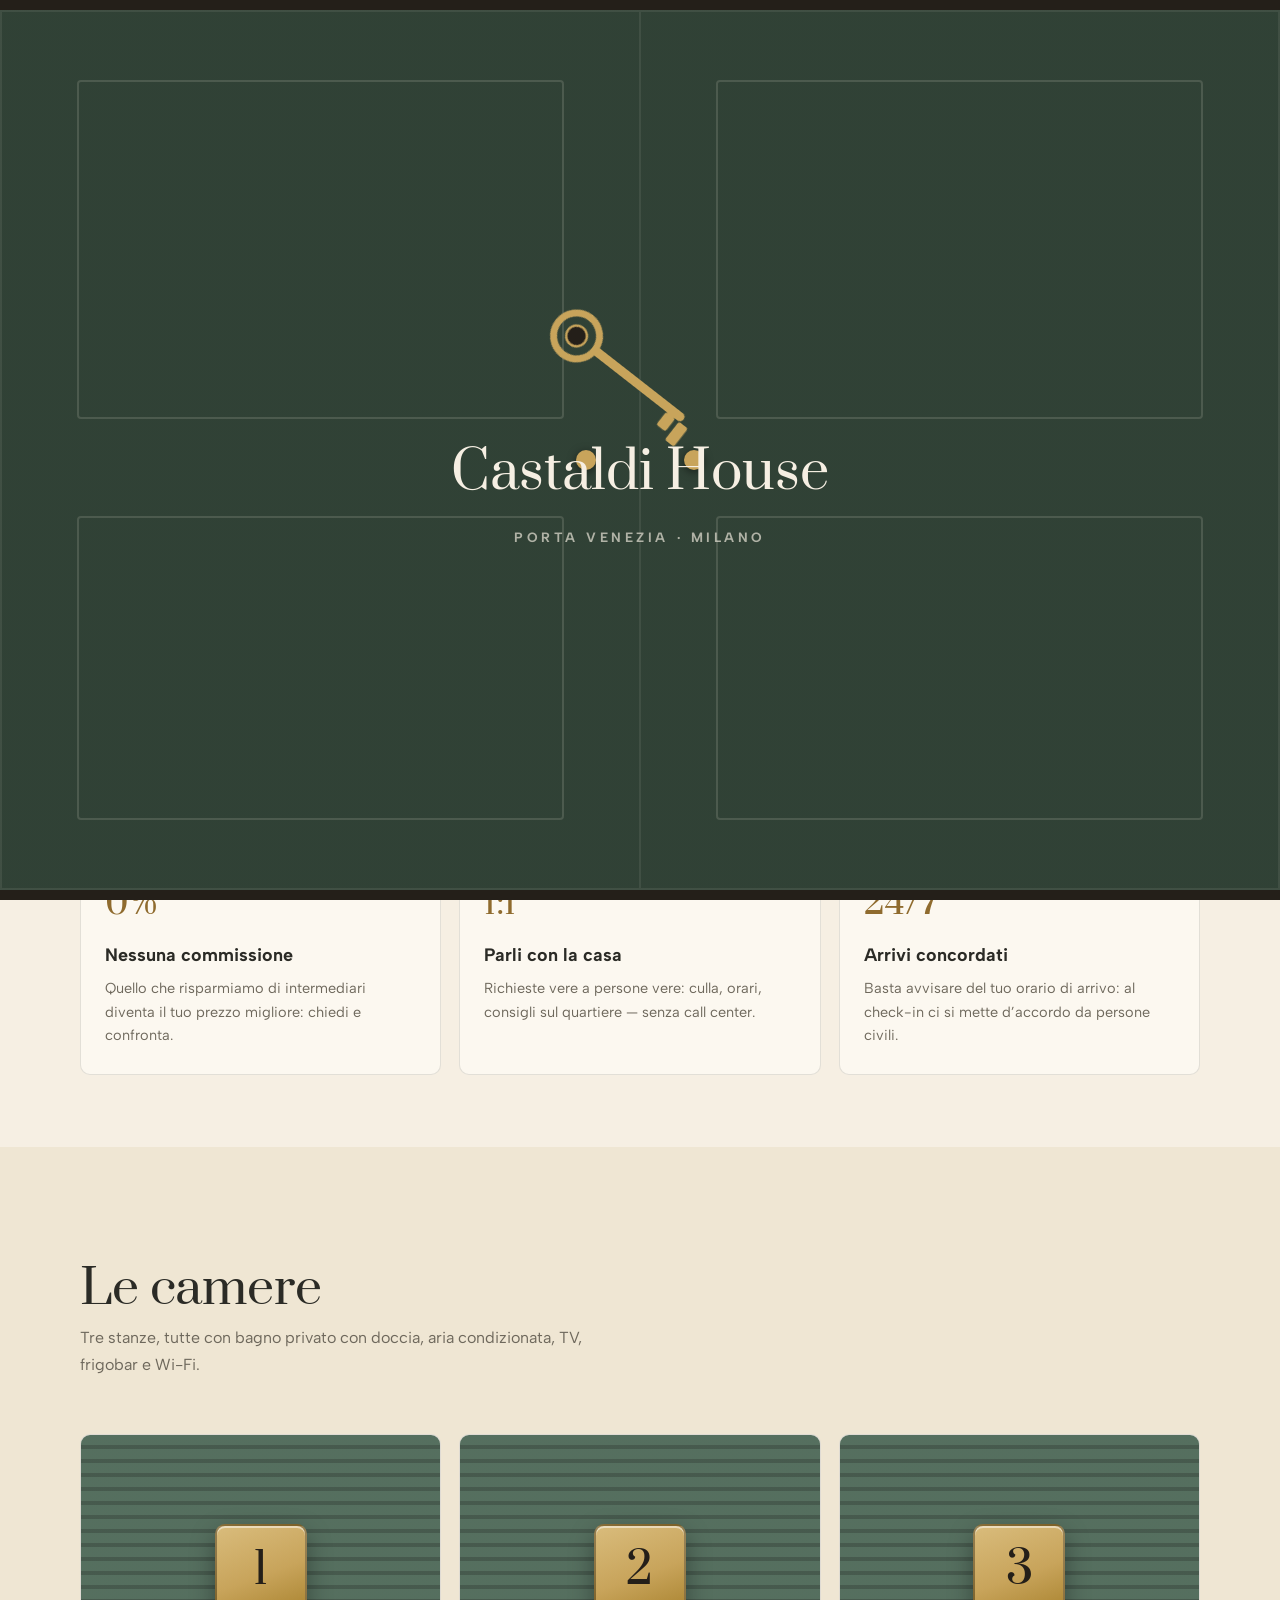
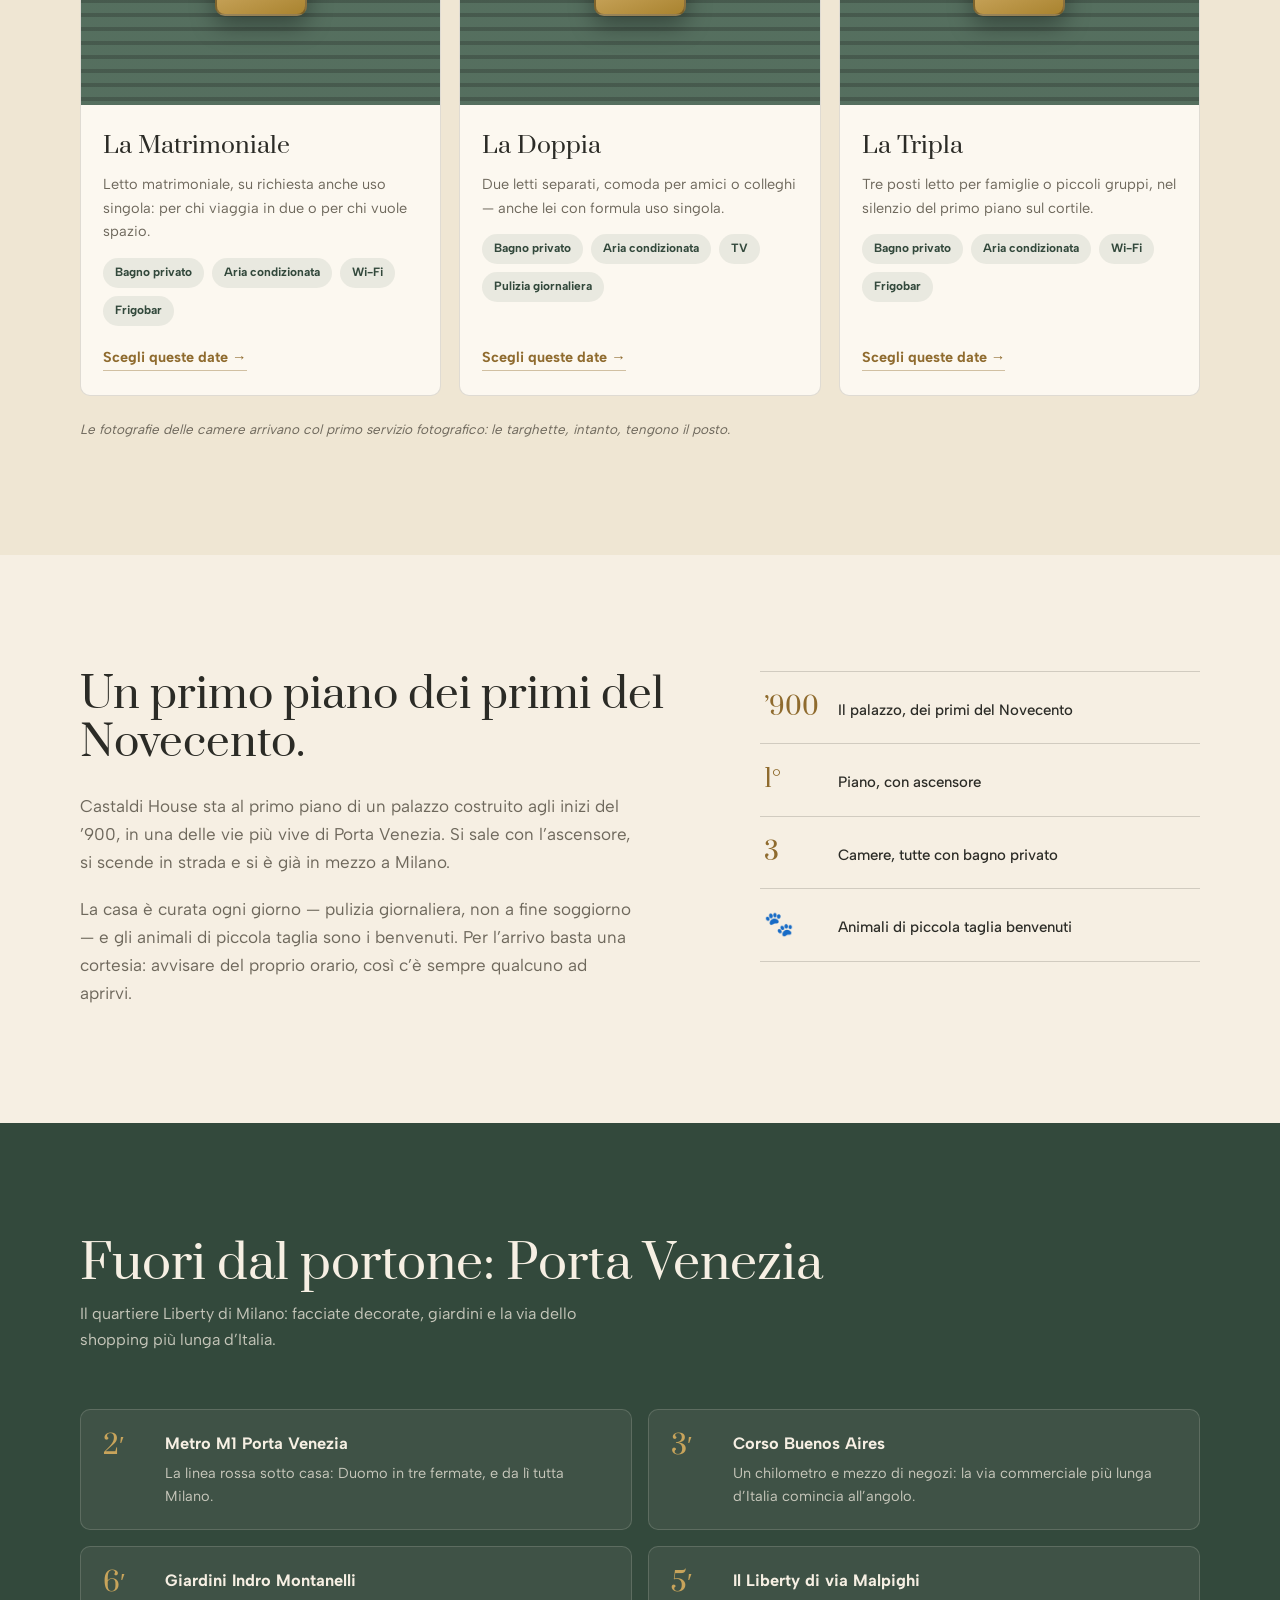
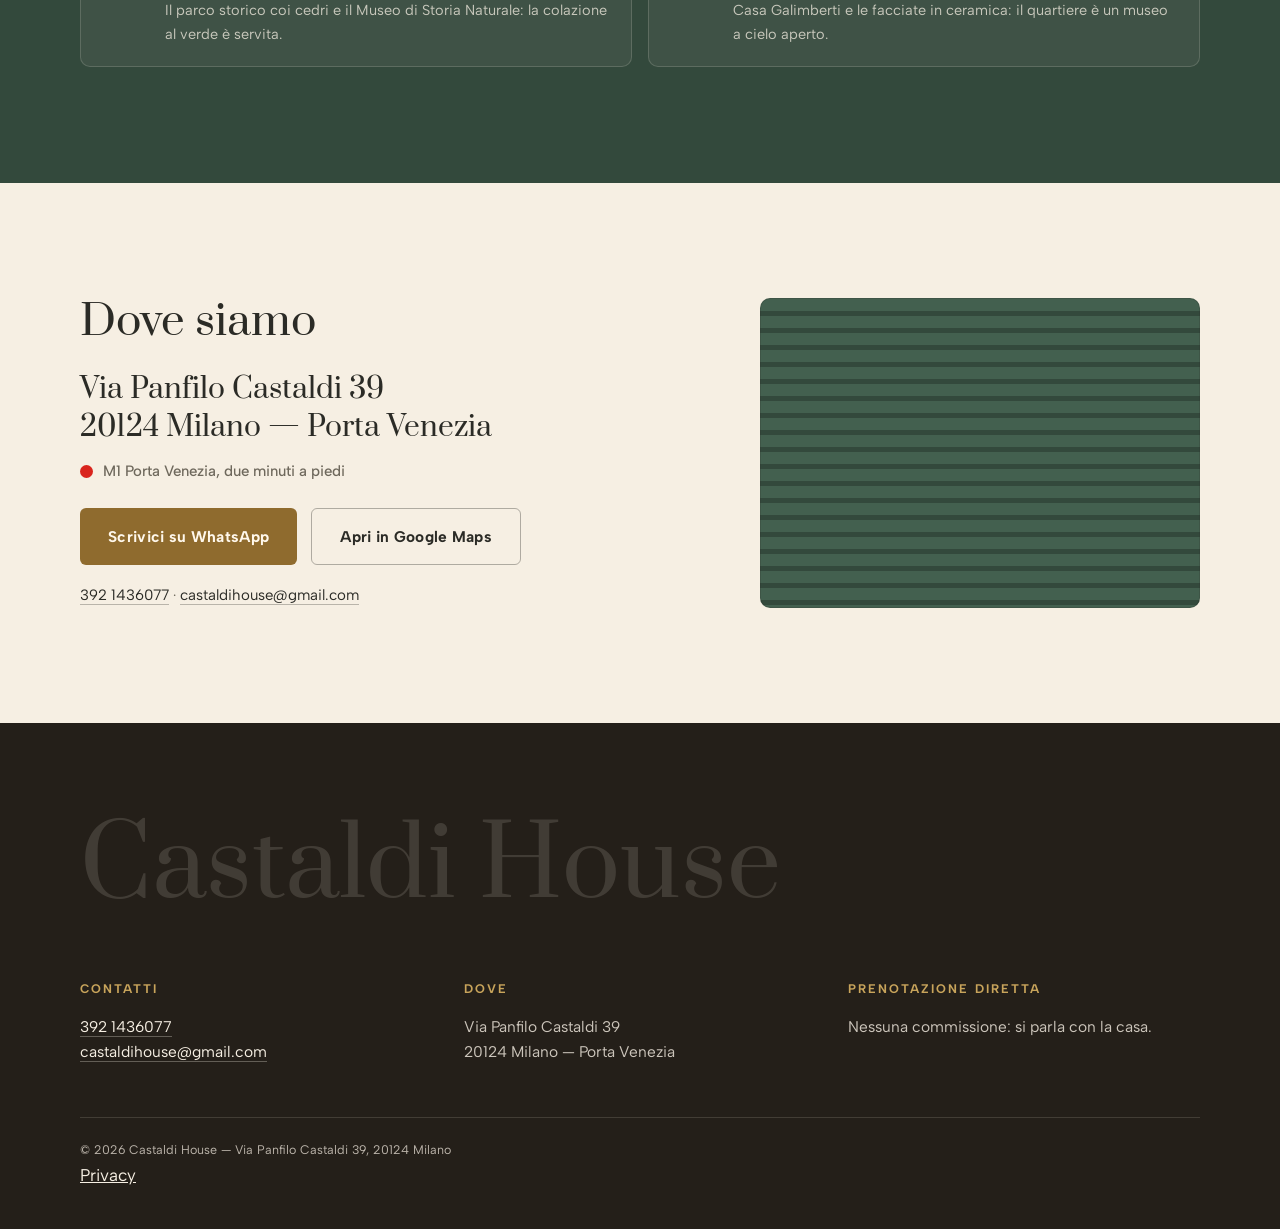
<file: index.html>
<!DOCTYPE html>
<html lang="it">
<head>
  <meta charset="UTF-8">
  <meta name="viewport" content="width=device-width, initial-scale=1.0">
  <meta name="robots" content="noindex">
  <title>Castaldi House — Guest house a Porta Venezia, Milano | Prenotazione diretta</title>
  <meta name="description" content="Castaldi House: guest house in via Panfilo Castaldi 39, Porta Venezia, Milano. Tre camere in un palazzo dei primi del '900, a due passi da Corso Buenos Aires. Prenota diretto, senza commissioni: WhatsApp 392 1436077.">
  <meta property="og:title" content="Castaldi House — Guest house a Porta Venezia, Milano">
  <meta property="og:description" content="Tre camere in un palazzo dei primi del '900. Prenotazione diretta alla casa: nessuna commissione.">
  <meta property="og:type" content="website">
  <meta property="og:locale" content="it_IT">
  <meta property="og:url" content="https://rotenzark.github.io/castaldi-house/">
  <meta property="og:image" content="https://rotenzark.github.io/castaldi-house/og-image.png">
  <link rel="canonical" href="https://rotenzark.github.io/castaldi-house/">
  <meta name="theme-color" content="#F6EFE3">
  <link rel="icon" href="favicon.svg?v=1" type="image/svg+xml">
  <link rel="stylesheet" href="fonts/fonts.css?v=1">
  <link rel="stylesheet" href="css/style.css?v=1">
  <script type="application/ld+json">
  {
    "@context": "https://schema.org",
    "@type": "BedAndBreakfast",
    "name": "Castaldi House",
    "description": "Guest house al primo piano di un palazzo dei primi del Novecento nel quartiere Porta Venezia a Milano: tre camere con bagno privato, aria condizionata e Wi-Fi, con ascensore e pulizia giornaliera.",
    "telephone": "+393921436077",
    "email": "castaldihouse@gmail.com",
    "priceRange": "€€",
    "numberOfRooms": 3,
    "petsAllowed": "Piccola taglia",
    "url": "https://rotenzark.github.io/castaldi-house/",
    "image": "https://rotenzark.github.io/castaldi-house/og-image.png",
    "address": {
      "@type": "PostalAddress",
      "streetAddress": "Via Panfilo Castaldi 39",
      "addressLocality": "Milano",
      "postalCode": "20124",
      "addressRegion": "MI",
      "addressCountry": "IT"
    },
    "hasMap": "https://www.google.com/maps/search/?api=1&query=Via+Panfilo+Castaldi+39%2C+20124+Milano",
    "amenityFeature": [
      { "@type": "LocationFeatureSpecification", "name": "Bagno privato con doccia", "value": true },
      { "@type": "LocationFeatureSpecification", "name": "Aria condizionata", "value": true },
      { "@type": "LocationFeatureSpecification", "name": "Wi-Fi", "value": true },
      { "@type": "LocationFeatureSpecification", "name": "TV", "value": true },
      { "@type": "LocationFeatureSpecification", "name": "Frigobar", "value": true },
      { "@type": "LocationFeatureSpecification", "name": "Ascensore", "value": true },
      { "@type": "LocationFeatureSpecification", "name": "Pulizia giornaliera", "value": true }
    ]
  }
  </script>
</head>
<body>

  <!-- ============ INTRO "IL CHECK-IN" ============ -->
  <div class="intro" id="intro" aria-hidden="true">
    <div class="porta porta-sx"><span class="pomello" aria-hidden="true"></span></div>
    <div class="porta porta-dx"><span class="pomello pomello-sx" aria-hidden="true"></span></div>
    <div class="serratura">
      <svg class="chiave" viewBox="0 0 200 60" fill="none" focusable="false">
        <circle cx="30" cy="30" r="20" class="k-anello"/>
        <circle cx="30" cy="30" r="9" class="k-foro"/>
        <rect x="48" y="26" width="100" height="8" rx="4" class="k-fusto"/>
        <rect x="132" y="34" width="10" height="14" rx="2" class="k-dente"/>
        <rect x="146" y="34" width="10" height="20" rx="2" class="k-dente"/>
      </svg>
      <p class="serratura-nome">Castaldi House</p>
      <p class="serratura-riga">Porta Venezia · Milano</p>
    </div>
  </div>
  <noscript><style>.intro { display: none; }</style></noscript>

  <a class="skip-link" href="#top" data-i18n="skip">Salta al contenuto</a>

  <header class="topbar">
    <a class="wordmark" href="#top" aria-label="Castaldi House — torna su" data-i18n-aria="aria_top">Castaldi <em>House</em></a>
    <nav class="nav" aria-label="Navigazione principale" data-i18n-aria="aria_nav">
      <button class="nav-toggle" aria-expanded="false" aria-controls="nav-menu">
        <span class="nav-toggle-bar" aria-hidden="true"></span>
        <span data-i18n="menu">Menu</span>
      </button>
      <ul class="nav-menu" id="nav-menu">
        <li><a href="#camere" data-i18n="nav_rooms">Le camere</a></li>
        <li><a href="#casa" data-i18n="nav_house">La casa</a></li>
        <li><a href="#quartiere" data-i18n="nav_area">Porta Venezia</a></li>
        <li><a href="#dove" data-i18n="nav_where">Dove siamo</a></li>
      </ul>
    </nav>
    <div class="topbar-actions">
      <div class="lang-switch" role="group" aria-label="Lingua / Language">
        <button class="lang-btn is-active" data-lang="it" aria-pressed="true">IT</button>
        <span class="lang-sep" aria-hidden="true">/</span>
        <button class="lang-btn" data-lang="en" aria-pressed="false">EN</button>
      </div>
      <a class="btn btn-ottone btn-small" href="#prenota" data-i18n="book_short">Prenota</a>
    </div>
  </header>

  <main id="top">

    <!-- ============ HERO + PRENOTAZIONE ============ -->
    <section class="hero">
      <div class="hero-inner">
        <div class="hero-copy">
          <p class="eyebrow" data-i18n="hero_eyebrow">Guest house · Via Panfilo Castaldi 39 — Porta Venezia, Milano</p>
          <h1 class="hero-title">Castaldi<br><em>House</em></h1>
          <p class="hero-lead" data-i18n="hero_lead">Tre camere al primo piano di un palazzo dei primi del Novecento, con l’ascensore d’epoca di sotto e Corso Buenos Aires a due passi. Si prenota parlando con la casa: diretto, semplice, senza commissioni.</p>
          <ul class="hero-punti">
            <li data-i18n="hp1">Bagno privato in ogni camera</li>
            <li data-i18n="hp2">Aria condizionata e Wi-Fi</li>
            <li data-i18n="hp3">Pulizia giornaliera</li>
          </ul>
          <p class="hero-proof" data-i18n="hero_proof">277 recensioni su Booking.com — ma il prezzo migliore si fa qui.</p>
        </div>

        <form class="prenota" id="prenota" autocomplete="off">
          <p class="prenota-titolo" data-i18n="bk_title">Verifica disponibilità</p>
          <p class="prenota-sub" data-i18n="bk_sub">Richiesta diretta alla casa: risposta rapida, nessuna commissione.</p>
          <div class="prenota-campi">
            <label class="campo">
              <span data-i18n="bk_in">Arrivo</span>
              <input type="date" id="bk-in" required>
            </label>
            <label class="campo">
              <span data-i18n="bk_out">Partenza</span>
              <input type="date" id="bk-out" required>
            </label>
            <label class="campo">
              <span data-i18n="bk_guests">Ospiti</span>
              <select id="bk-ospiti">
                <option value="1">1</option>
                <option value="2" selected>2</option>
                <option value="3">3</option>
                <option value="4" data-i18n="bk_guests_more">4 o più</option>
              </select>
            </label>
            <label class="campo">
              <span data-i18n="bk_room">Camera</span>
              <select id="bk-camera">
                <option value="indifferente" data-i18n="bk_r0" selected>Consigliatemi voi</option>
                <option value="matrimoniale" data-i18n="bk_r1">Matrimoniale</option>
                <option value="doppia" data-i18n="bk_r2">Doppia — letti separati</option>
                <option value="tripla" data-i18n="bk_r3">Tripla</option>
              </select>
            </label>
          </div>
          <p class="prenota-notti" id="bk-notti" aria-live="polite"></p>
          <p class="prenota-errore" id="bk-errore" role="alert" hidden data-i18n="bk_err">Controlla le date: la partenza deve venire dopo l’arrivo.</p>
          <button class="btn btn-ottone prenota-cta" type="submit">
            <span data-i18n="bk_cta">Richiedi su WhatsApp</span>
          </button>
          <a class="prenota-alt" id="bk-email" href="mailto:castaldihouse@gmail.com" data-i18n="bk_alt">oppure richiedi via email</a>
        </form>
      </div>
      <div class="persiane" aria-hidden="true"></div>
    </section>

    <!-- ============ PERCHÉ DIRETTO ============ -->
    <section class="section vantaggi-wrap">
      <div class="vantaggi">
        <div class="vantaggio">
          <span class="v-num" aria-hidden="true">0%</span>
          <h2 data-i18n="v1_t">Nessuna commissione</h2>
          <p data-i18n="v1_p">Quello che risparmiamo di intermediari diventa il tuo prezzo migliore: chiedi e confronta.</p>
        </div>
        <div class="vantaggio">
          <span class="v-num" aria-hidden="true">1:1</span>
          <h2 data-i18n="v2_t">Parli con la casa</h2>
          <p data-i18n="v2_p">Richieste vere a persone vere: culla, orari, consigli sul quartiere — senza call center.</p>
        </div>
        <div class="vantaggio">
          <span class="v-num" aria-hidden="true">24/7</span>
          <h2 data-i18n="v3_t">Arrivi concordati</h2>
          <p data-i18n="v3_p">Basta avvisare del tuo orario di arrivo: al check-in ci si mette d’accordo da persone civili.</p>
        </div>
      </div>
    </section>

    <!-- ============ LE CAMERE ============ -->
    <section class="section section-crema" id="camere">
      <div class="section-head">
        <h2 data-i18n="rooms_title">Le camere</h2>
        <p class="section-sub" data-i18n="rooms_sub">Tre stanze, tutte con bagno privato con doccia, aria condizionata, TV, frigobar e Wi-Fi.</p>
      </div>
      <div class="camere">
        <article class="camera">
          <div class="camera-foto" aria-hidden="true"><span class="targa">1</span></div>
          <div class="camera-corpo">
            <h3 data-i18n="c1_t">La Matrimoniale</h3>
            <p data-i18n="c1_p">Letto matrimoniale, su richiesta anche uso singola: per chi viaggia in due o per chi vuole spazio.</p>
            <ul class="camera-doti">
              <li data-i18n="d_bagno">Bagno privato</li>
              <li data-i18n="d_aria">Aria condizionata</li>
              <li data-i18n="d_wifi">Wi-Fi</li>
              <li data-i18n="d_frigo">Frigobar</li>
            </ul>
            <button class="camera-scegli" data-camera="matrimoniale" data-i18n="pick">Scegli queste date →</button>
          </div>
        </article>
        <article class="camera">
          <div class="camera-foto" aria-hidden="true"><span class="targa">2</span></div>
          <div class="camera-corpo">
            <h3 data-i18n="c2_t">La Doppia</h3>
            <p data-i18n="c2_p">Due letti separati, comoda per amici o colleghi — anche lei con formula uso singola.</p>
            <ul class="camera-doti">
              <li data-i18n="d_bagno">Bagno privato</li>
              <li data-i18n="d_aria">Aria condizionata</li>
              <li data-i18n="d_tv">TV</li>
              <li data-i18n="d_pulizia">Pulizia giornaliera</li>
            </ul>
            <button class="camera-scegli" data-camera="doppia" data-i18n="pick">Scegli queste date →</button>
          </div>
        </article>
        <article class="camera">
          <div class="camera-foto" aria-hidden="true"><span class="targa">3</span></div>
          <div class="camera-corpo">
            <h3 data-i18n="c3_t">La Tripla</h3>
            <p data-i18n="c3_p">Tre posti letto per famiglie o piccoli gruppi, nel silenzio del primo piano sul cortile.</p>
            <ul class="camera-doti">
              <li data-i18n="d_bagno">Bagno privato</li>
              <li data-i18n="d_aria">Aria condizionata</li>
              <li data-i18n="d_wifi">Wi-Fi</li>
              <li data-i18n="d_frigo">Frigobar</li>
            </ul>
            <button class="camera-scegli" data-camera="tripla" data-i18n="pick">Scegli queste date →</button>
          </div>
        </article>
      </div>
      <p class="camere-nota" data-i18n="rooms_note">Le fotografie delle camere arrivano col primo servizio fotografico: le targhette, intanto, tengono il posto.</p>
    </section>

    <!-- ============ LA CASA ============ -->
    <section class="section" id="casa">
      <div class="casa-grid">
        <div>
          <h2 class="casa-titolo" data-i18n="house_title">Un primo piano dei primi del Novecento.</h2>
          <p data-i18n="house_p1">Castaldi House sta al primo piano di un palazzo costruito agli inizi del ’900, in una delle vie più vive di Porta Venezia. Si sale con l’ascensore, si scende in strada e si è già in mezzo a Milano.</p>
          <p data-i18n="house_p2">La casa è curata ogni giorno — pulizia giornaliera, non a fine soggiorno — e gli animali di piccola taglia sono i benvenuti. Per l’arrivo basta una cortesia: avvisare del proprio orario, così c’è sempre qualcuno ad aprirvi.</p>
        </div>
        <ul class="casa-doti">
          <li><em aria-hidden="true">’900</em><span data-i18n="hd1">Il palazzo, dei primi del Novecento</span></li>
          <li><em aria-hidden="true">1°</em><span data-i18n="hd2">Piano, con ascensore</span></li>
          <li><em aria-hidden="true">3</em><span data-i18n="hd3">Camere, tutte con bagno privato</span></li>
          <li><em aria-hidden="true">🐾</em><span data-i18n="hd4">Animali di piccola taglia benvenuti</span></li>
        </ul>
      </div>
    </section>

    <!-- ============ PORTA VENEZIA ============ -->
    <section class="section section-verde" id="quartiere">
      <div class="section-head">
        <h2 data-i18n="area_title">Fuori dal portone: Porta Venezia</h2>
        <p class="section-sub section-sub-chiara" data-i18n="area_sub">Il quartiere Liberty di Milano: facciate decorate, giardini e la via dello shopping più lunga d’Italia.</p>
      </div>
      <div class="quartiere">
        <div class="tappa">
          <em aria-hidden="true">2′</em>
          <div>
            <h3 data-i18n="q1_t">Metro M1 Porta Venezia</h3>
            <p data-i18n="q1_p">La linea rossa sotto casa: Duomo in tre fermate, e da lì tutta Milano.</p>
          </div>
        </div>
        <div class="tappa">
          <em aria-hidden="true">3′</em>
          <div>
            <h3 data-i18n="q2_t">Corso Buenos Aires</h3>
            <p data-i18n="q2_p">Un chilometro e mezzo di negozi: la via commerciale più lunga d’Italia comincia all’angolo.</p>
          </div>
        </div>
        <div class="tappa">
          <em aria-hidden="true">6′</em>
          <div>
            <h3 data-i18n="q3_t">Giardini Indro Montanelli</h3>
            <p data-i18n="q3_p">Il parco storico coi cedri e il Museo di Storia Naturale: la colazione al verde è servita.</p>
          </div>
        </div>
        <div class="tappa">
          <em aria-hidden="true">5′</em>
          <div>
            <h3 data-i18n="q4_t">Il Liberty di via Malpighi</h3>
            <p data-i18n="q4_p">Casa Galimberti e le facciate in ceramica: il quartiere è un museo a cielo aperto.</p>
          </div>
        </div>
      </div>
    </section>

    <!-- ============ DOVE ============ -->
    <section class="section" id="dove">
      <div class="dove-grid">
        <div>
          <h2 class="casa-titolo" data-i18n="where_title">Dove siamo</h2>
          <address class="dove-indirizzo">
            Via Panfilo Castaldi 39<br>
            20124 Milano — Porta Venezia
          </address>
          <p class="dove-metro"><span class="metro-dot" aria-hidden="true"></span> <span data-i18n="metro">M1 Porta Venezia, due minuti a piedi</span></p>
          <div class="dove-azioni">
            <a class="btn btn-ottone" href="https://wa.me/393921436077" target="_blank" rel="noopener"><span data-i18n="wa_cta">Scrivici su WhatsApp</span></a>
            <a class="btn btn-quieto" href="https://www.google.com/maps/search/?api=1&query=Via+Panfilo+Castaldi+39%2C+20124+Milano" target="_blank" rel="noopener" data-i18n="maps">Apri in Google Maps</a>
          </div>
          <p class="dove-contatti">
            <a href="tel:+393921436077">392 1436077</a> · <a href="mailto:castaldihouse@gmail.com">castaldihouse@gmail.com</a>
          </p>
        </div>
        <div class="dove-persiane" aria-hidden="true"></div>
      </div>
    </section>

  </main>

  <!-- ============ FOOTER ============ -->
  <footer class="footer">
    <p class="footer-wordmark" aria-hidden="true">Castaldi <em>House</em></p>
    <div class="footer-cols">
      <div>
        <h3 data-i18n="f_contacts">Contatti</h3>
        <p><a href="tel:+393921436077">392 1436077</a></p>
        <p><a href="mailto:castaldihouse@gmail.com">castaldihouse@gmail.com</a></p>
      </div>
      <div>
        <h3 data-i18n="f_where">Dove</h3>
        <p>Via Panfilo Castaldi 39<br>20124 Milano — Porta Venezia</p>
      </div>
      <div>
        <h3 data-i18n="f_book">Prenotazione diretta</h3>
        <p data-i18n="f_line">Nessuna commissione: si parla con la casa.</p>
      </div>
    </div>
    <p class="footer-legal">© <span data-current-year>2026</span> Castaldi House — Via Panfilo Castaldi 39, 20124 Milano</p>
    <p class="privacy-link"><a href="privacy.html">Privacy</a></p>
</footer>

  <script src="js/main.js?v=1"></script>
</body>
</html>
</file>
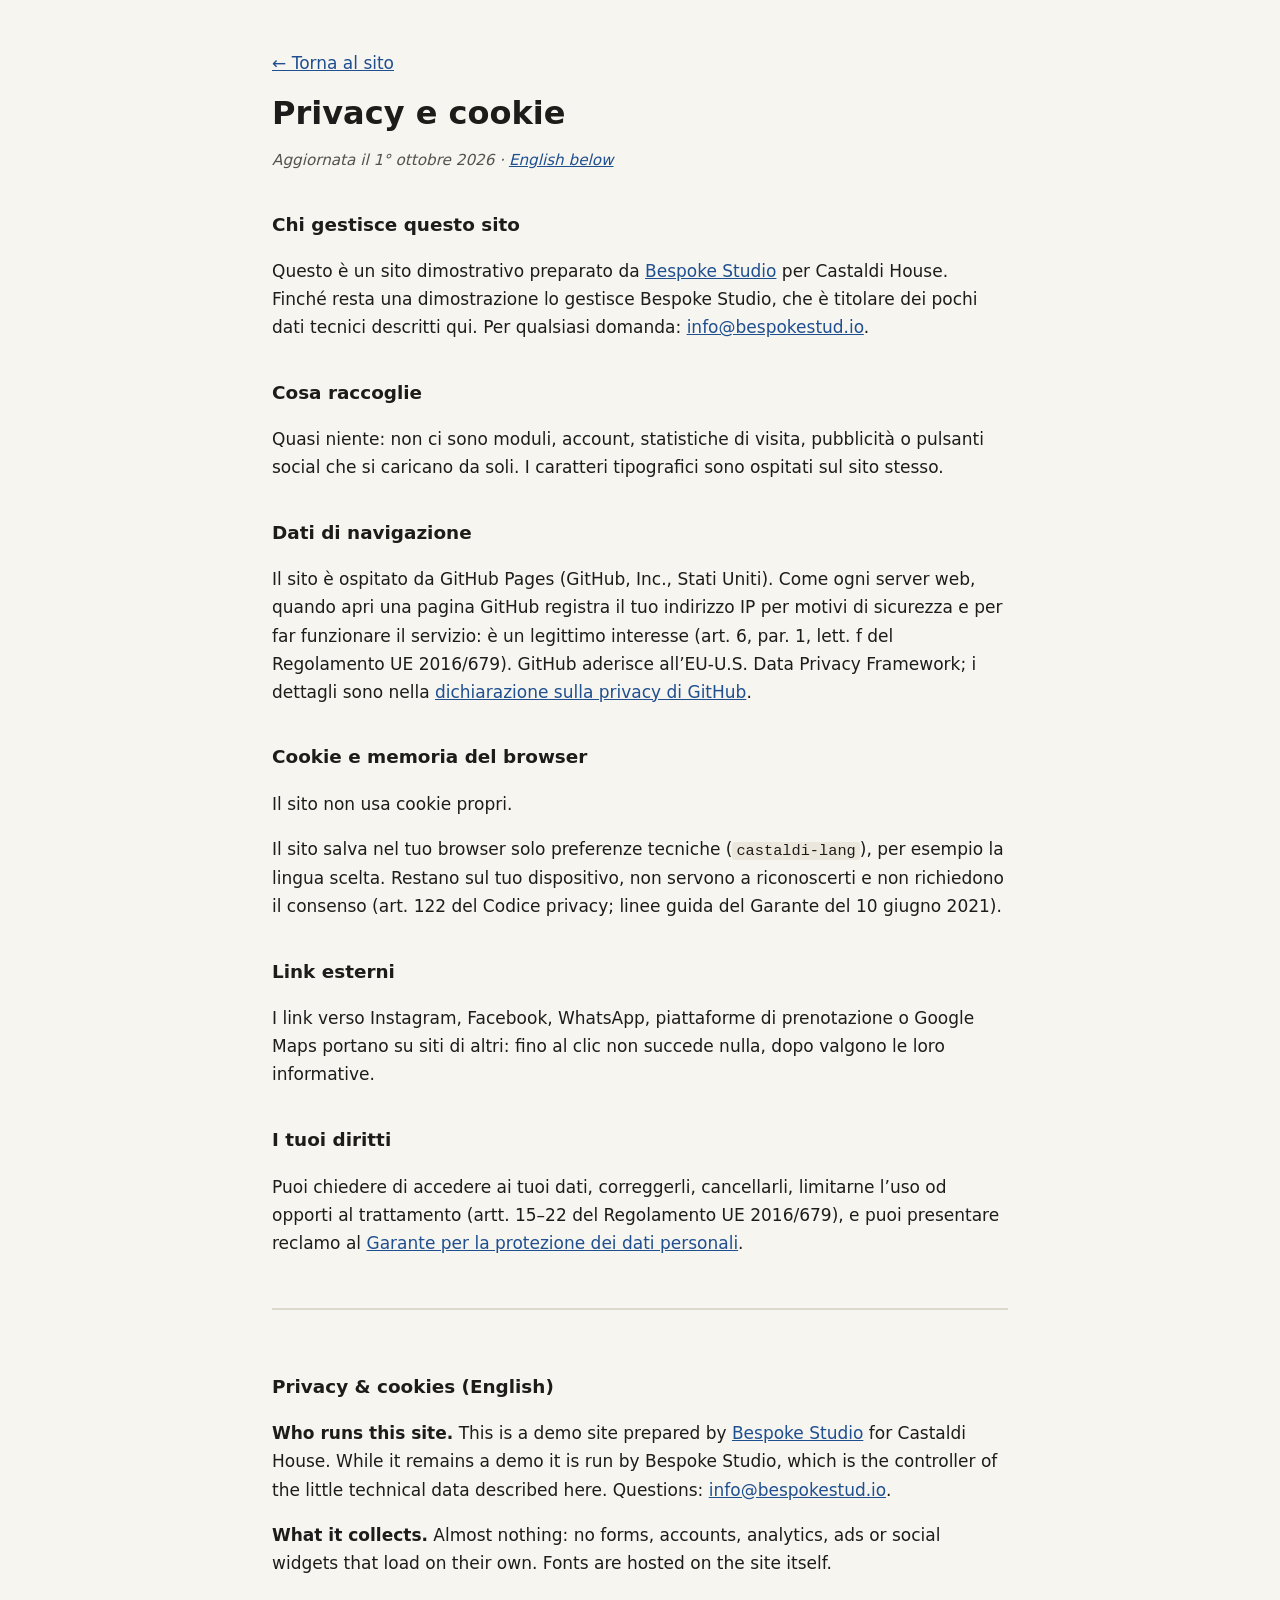
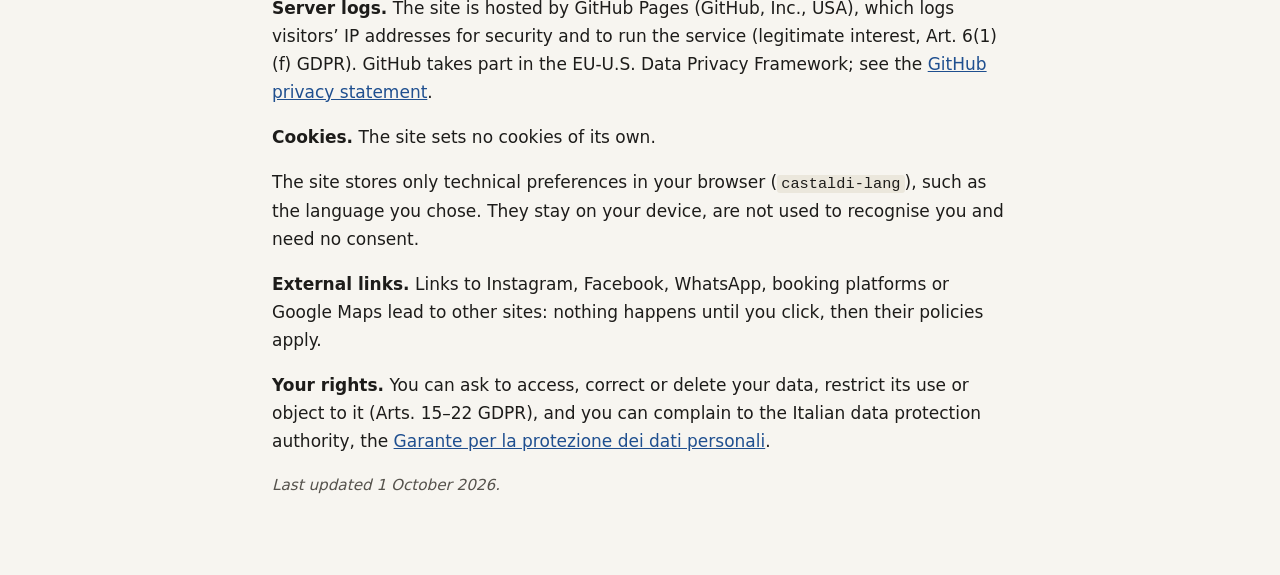
<file: privacy.html>
<!DOCTYPE html>
<html lang="it">
<head>
  <meta charset="UTF-8">
  <meta name="viewport" content="width=device-width, initial-scale=1.0">
  <meta name="robots" content="noindex">
  <title>Privacy e cookie · Castaldi House</title>
  <meta name="description" content="Informativa privacy e cookie del sito Castaldi House.">
  <style>
    body { margin: 0; background: #f7f5f0; color: #1d1c1a; font: 17px/1.65 system-ui, -apple-system, "Segoe UI", Roboto, sans-serif; }
    main { max-width: 46rem; margin: 0 auto; padding: 32px 20px 64px; }
    h1 { font-size: 2rem; line-height: 1.2; margin: 0.4em 0 0.2em; }
    h2 { font-size: 1.15rem; margin: 2em 0 0.4em; }
    a { color: #1f4f8f; }
    .data { color: #55524c; font-style: italic; font-size: 0.95rem; }
    .en { margin-top: 3em; padding-top: 1.5em; border-top: 2px solid #ddd8cc; }
    code { font-size: 0.9em; background: #ebe7dc; padding: 0 4px; border-radius: 3px; }
  </style>
</head>
<body>
<main>
  <p><a href="index.html">← Torna al sito</a></p>
  <h1>Privacy e cookie</h1>
  <p class="data">Aggiornata il 1° ottobre 2026 · <a href="#english" lang="en">English below</a></p>
  <h2>Chi gestisce questo sito</h2>
  <p>Questo è un sito dimostrativo preparato da <a href="https://bespokestud.io" rel="noopener">Bespoke Studio</a> per Castaldi House. Finché resta una dimostrazione lo gestisce Bespoke Studio, che è titolare dei pochi dati tecnici descritti qui. Per qualsiasi domanda: <a href="mailto:info@bespokestud.io">info@bespokestud.io</a>.</p>
  <h2>Cosa raccoglie</h2>
  <p>Quasi niente: non ci sono moduli, account, statistiche di visita, pubblicità o pulsanti social che si caricano da soli. I caratteri tipografici sono ospitati sul sito stesso.</p>
  <h2>Dati di navigazione</h2>
  <p>Il sito è ospitato da GitHub Pages (GitHub, Inc., Stati Uniti). Come ogni server web, quando apri una pagina GitHub registra il tuo indirizzo IP per motivi di sicurezza e per far funzionare il servizio: è un legittimo interesse (art. 6, par. 1, lett. f del Regolamento UE 2016/679). GitHub aderisce all’EU-U.S. Data Privacy Framework; i dettagli sono nella <a href="https://docs.github.com/site-policy/privacy-policies/github-general-privacy-statement" rel="noopener">dichiarazione sulla privacy di GitHub</a>.</p>
  
  <h2>Cookie e memoria del browser</h2>
  <p>Il sito non usa cookie propri.</p>
  <p>Il sito salva nel tuo browser solo preferenze tecniche (<code>castaldi-lang</code>), per esempio la lingua scelta. Restano sul tuo dispositivo, non servono a riconoscerti e non richiedono il consenso (art. 122 del Codice privacy; linee guida del Garante del 10 giugno 2021).</p>
  
  <h2>Link esterni</h2>
  <p>I link verso Instagram, Facebook, WhatsApp, piattaforme di prenotazione o Google Maps portano su siti di altri: fino al clic non succede nulla, dopo valgono le loro informative.</p>
  
  <h2>I tuoi diritti</h2>
  <p>Puoi chiedere di accedere ai tuoi dati, correggerli, cancellarli, limitarne l’uso od opporti al trattamento (artt. 15–22 del Regolamento UE 2016/679), e puoi presentare reclamo al <a href="https://www.garanteprivacy.it" rel="noopener">Garante per la protezione dei dati personali</a>.</p>
  <div class="en" id="english" lang="en">
    <h2>Privacy &amp; cookies (English)</h2>
    <p><strong>Who runs this site.</strong> This is a demo site prepared by <a href="https://bespokestud.io" rel="noopener">Bespoke Studio</a> for Castaldi House. While it remains a demo it is run by Bespoke Studio, which is the controller of the little technical data described here. Questions: <a href="mailto:info@bespokestud.io">info@bespokestud.io</a>.</p>
    <p><strong>What it collects.</strong> Almost nothing: no forms, accounts, analytics, ads or social widgets that load on their own. Fonts are hosted on the site itself.</p>
    <p><strong>Server logs.</strong> The site is hosted by GitHub Pages (GitHub, Inc., USA), which logs visitors’ IP addresses for security and to run the service (legitimate interest, Art. 6(1)(f) GDPR). GitHub takes part in the EU-U.S. Data Privacy Framework; see the <a href="https://docs.github.com/site-policy/privacy-policies/github-general-privacy-statement" rel="noopener">GitHub privacy statement</a>.</p>
    
    <p><strong>Cookies.</strong> The site sets no cookies of its own.</p>
    <p>The site stores only technical preferences in your browser (<code>castaldi-lang</code>), such as the language you chose. They stay on your device, are not used to recognise you and need no consent.</p>
    
    <p><strong>External links.</strong> Links to Instagram, Facebook, WhatsApp, booking platforms or Google Maps lead to other sites: nothing happens until you click, then their policies apply.</p>
    
    <p><strong>Your rights.</strong> You can ask to access, correct or delete your data, restrict its use or object to it (Arts. 15–22 GDPR), and you can complain to the Italian data protection authority, the <a href="https://www.garanteprivacy.it" rel="noopener">Garante per la protezione dei dati personali</a>.</p>
    <p class="data">Last updated 1 October 2026.</p>
  </div>
</main>
</body>
</html>
</file>
<file: fonts/fonts.css>
/* Caratteri ospitati sul sito: nessuna richiesta a Google Fonts o Fontshare (giro privacy 1/10/2026). Licenze in LICENSE.txt. */
/* latin-ext */
@font-face {
  font-family: 'Albert Sans';
  font-style: normal;
  font-weight: 400;
  font-display: swap;
  src: url(albertsans-v4-i7dOIFdwYjGaAMFtZd_QA1ZVYFeCGg.woff2) format('woff2');
  unicode-range: U+0100-02BA, U+02BD-02C5, U+02C7-02CC, U+02CE-02D7, U+02DD-02FF, U+0304, U+0308, U+0329, U+1D00-1DBF, U+1E00-1E9F, U+1EF2-1EFF, U+2020, U+20A0-20AB, U+20AD-20C0, U+2113, U+2C60-2C7F, U+A720-A7FF;
}
/* latin */
@font-face {
  font-family: 'Albert Sans';
  font-style: normal;
  font-weight: 400;
  font-display: swap;
  src: url(albertsans-v4-i7dOIFdwYjGaAMFtZd_QA1ZbYFc.woff2) format('woff2');
  unicode-range: U+0000-00FF, U+0131, U+0152-0153, U+02BB-02BC, U+02C6, U+02DA, U+02DC, U+0304, U+0308, U+0329, U+2000-206F, U+20AC, U+2122, U+2191, U+2193, U+2212, U+2215, U+FEFF, U+FFFD;
}
/* latin-ext */
@font-face {
  font-family: 'Albert Sans';
  font-style: normal;
  font-weight: 500;
  font-display: swap;
  src: url(albertsans-v4-i7dOIFdwYjGaAMFtZd_QA1ZVYFeCGg.woff2) format('woff2');
  unicode-range: U+0100-02BA, U+02BD-02C5, U+02C7-02CC, U+02CE-02D7, U+02DD-02FF, U+0304, U+0308, U+0329, U+1D00-1DBF, U+1E00-1E9F, U+1EF2-1EFF, U+2020, U+20A0-20AB, U+20AD-20C0, U+2113, U+2C60-2C7F, U+A720-A7FF;
}
/* latin */
@font-face {
  font-family: 'Albert Sans';
  font-style: normal;
  font-weight: 500;
  font-display: swap;
  src: url(albertsans-v4-i7dOIFdwYjGaAMFtZd_QA1ZbYFc.woff2) format('woff2');
  unicode-range: U+0000-00FF, U+0131, U+0152-0153, U+02BB-02BC, U+02C6, U+02DA, U+02DC, U+0304, U+0308, U+0329, U+2000-206F, U+20AC, U+2122, U+2191, U+2193, U+2212, U+2215, U+FEFF, U+FFFD;
}
/* latin-ext */
@font-face {
  font-family: 'Albert Sans';
  font-style: normal;
  font-weight: 700;
  font-display: swap;
  src: url(albertsans-v4-i7dOIFdwYjGaAMFtZd_QA1ZVYFeCGg.woff2) format('woff2');
  unicode-range: U+0100-02BA, U+02BD-02C5, U+02C7-02CC, U+02CE-02D7, U+02DD-02FF, U+0304, U+0308, U+0329, U+1D00-1DBF, U+1E00-1E9F, U+1EF2-1EFF, U+2020, U+20A0-20AB, U+20AD-20C0, U+2113, U+2C60-2C7F, U+A720-A7FF;
}
/* latin */
@font-face {
  font-family: 'Albert Sans';
  font-style: normal;
  font-weight: 700;
  font-display: swap;
  src: url(albertsans-v4-i7dOIFdwYjGaAMFtZd_QA1ZbYFc.woff2) format('woff2');
  unicode-range: U+0000-00FF, U+0131, U+0152-0153, U+02BB-02BC, U+02C6, U+02DA, U+02DC, U+0304, U+0308, U+0329, U+2000-206F, U+20AC, U+2122, U+2191, U+2193, U+2212, U+2215, U+FEFF, U+FFFD;
}
/* cyrillic-ext */
@font-face {
  font-family: 'Prata';
  font-style: normal;
  font-weight: 400;
  font-display: swap;
  src: url(prata-v22-6xKhdSpbNNCT-sWCCm7JLQ.woff2) format('woff2');
  unicode-range: U+0460-052F, U+1C80-1C8A, U+20B4, U+2DE0-2DFF, U+A640-A69F, U+FE2E-FE2F;
}
/* cyrillic */
@font-face {
  font-family: 'Prata';
  font-style: normal;
  font-weight: 400;
  font-display: swap;
  src: url(prata-v22-6xKhdSpbNNCT-sWLCm7JLQ.woff2) format('woff2');
  unicode-range: U+0301, U+0400-045F, U+0490-0491, U+04B0-04B1, U+2116;
}
/* vietnamese */
@font-face {
  font-family: 'Prata';
  font-style: normal;
  font-weight: 400;
  font-display: swap;
  src: url(prata-v22-6xKhdSpbNNCT-sWACm7JLQ.woff2) format('woff2');
  unicode-range: U+0102-0103, U+0110-0111, U+0128-0129, U+0168-0169, U+01A0-01A1, U+01AF-01B0, U+0300-0301, U+0303-0304, U+0308-0309, U+0323, U+0329, U+1EA0-1EF9, U+20AB;
}
/* latin */
@font-face {
  font-family: 'Prata';
  font-style: normal;
  font-weight: 400;
  font-display: swap;
  src: url(prata-v22-6xKhdSpbNNCT-sWPCm4.woff2) format('woff2');
  unicode-range: U+0000-00FF, U+0131, U+0152-0153, U+02BB-02BC, U+02C6, U+02DA, U+02DC, U+0304, U+0308, U+0329, U+2000-206F, U+20AC, U+2122, U+2191, U+2193, U+2212, U+2215, U+FEFF, U+FFFD;
}
</file>
<file: css/style.css>
/* ============================================================
   CASTALDI HOUSE — Guest house, Milano Porta Venezia
   Palette: intonaco, verde persiana, ottone delle targhette
   ============================================================ */

:root {
  --intonaco:   #F6EFE3;   /* fondo principale */
  --crema:      #EFE6D3;   /* sezioni alternate */
  --carta:      #FCF8F0;   /* card */
  --inchiostro: #2B2B26;   /* testo */
  --grigio:     #6E685C;   /* testo secondario */
  --persiana:   #43604F;   /* verde persiane */
  --persiana-scura: #33493C;
  --ottone:     #8F6B2E;   /* CTA (AA con testo chiaro) */
  --ottone-chiaro: #C8A45B;/* targhette e decori */
  --notte:      #241F19;   /* intro e footer */

  --f-display: "Prata", "Georgia", serif;
  --f-body: "Albert Sans", "Segoe UI", Arial, sans-serif;

  --maxw: 1120px;
  --pad: clamp(20px, 5vw, 64px);
}

* { margin: 0; padding: 0; box-sizing: border-box; }

html { scroll-padding-top: 76px; }
@media (prefers-reduced-motion: no-preference) {
  html { scroll-behavior: smooth; }
}

body {
  font-family: var(--f-body);
  font-size: 17px;
  line-height: 1.65;
  background: var(--intonaco);
  color: var(--inchiostro);
  -webkit-font-smoothing: antialiased;
}

::selection { background: var(--ottone-chiaro); color: var(--notte); }

img, svg { display: block; max-width: 100%; }
a { color: inherit; }

:focus-visible {
  outline: 2px solid var(--persiana-scura);
  outline-offset: 3px;
  border-radius: 2px;
}
.section-verde :focus-visible,
.footer :focus-visible,
.intro :focus-visible { outline-color: var(--intonaco); }

.visually-hidden {
  position: absolute !important;
  width: 1px; height: 1px;
  overflow: hidden;
  clip: rect(0 0 0 0);
  white-space: nowrap;
}

.skip-link {
  position: absolute;
  top: -60px; left: 16px;
  z-index: 400;
  background: var(--notte);
  color: var(--intonaco);
  padding: 10px 18px;
  font-weight: 700;
  text-decoration: none;
  transition: top 0.2s;
}
.skip-link:focus { top: 12px; }

/* ============ INTRO "IL CHECK-IN" ============ */

.intro {
  position: fixed;
  inset: 0;
  z-index: 300;
  perspective: 1400px;
  background: var(--notte);
}

body.intro-lock { overflow: hidden; }

.porta {
  position: absolute;
  top: 0;
  bottom: 0;
  width: calc(50% + 1px);
  background:
    linear-gradient(rgba(36, 31, 25, 0.18), rgba(36, 31, 25, 0.18)),
    var(--persiana-scura);
  border-top: 10px solid var(--notte);
  border-bottom: 10px solid var(--notte);
  box-shadow: inset 0 0 0 2px rgba(246, 239, 227, 0.08);
  transition: transform 0.95s cubic-bezier(0.6, 0, 0.25, 1);
}
.porta::before,
.porta::after {
  content: "";
  position: absolute;
  left: 12%;
  right: 12%;
  border: 2px solid rgba(246, 239, 227, 0.14);
  border-radius: 4px;
}
.porta::before { top: 8%; height: 38%; }
.porta::after  { bottom: 8%; height: 34%; }

.porta-sx { left: 0; transform-origin: left center; }
.porta-dx { right: 0; transform-origin: right center; }

.pomello {
  position: absolute;
  top: 50%;
  right: 7%;
  width: 20px; height: 20px;
  border-radius: 50%;
  background: var(--ottone-chiaro);
  box-shadow: 0 2px 8px rgba(0, 0, 0, 0.5);
}
.pomello-sx { right: auto; left: 7%; }

.intro--apre .porta-sx { transform: rotateY(-84deg); }
.intro--apre .porta-dx { transform: rotateY(84deg); }

.serratura {
  position: absolute;
  inset: 0;
  display: flex;
  flex-direction: column;
  align-items: center;
  justify-content: center;
  gap: 10px;
  z-index: 2;
  pointer-events: none;
  transition: opacity 0.3s;
}
.intro--apre .serratura { opacity: 0; }

.chiave {
  width: min(46vw, 230px);
  height: auto;
  opacity: 0;
  transform: translateX(-46px);
  animation:
    chiave-entra 0.7s cubic-bezier(0.3, 0.9, 0.3, 1) 0.25s forwards,
    chiave-gira 0.55s cubic-bezier(0.5, 0, 0.4, 1) 1.15s forwards;
}
@keyframes chiave-entra {
  to { opacity: 1; transform: translateX(0); }
}
@keyframes chiave-gira {
  from { transform: rotate(0); }
  to   { transform: rotate(38deg); }
}

.k-anello { stroke: var(--ottone-chiaro); stroke-width: 6; }
.k-foro   { fill: var(--notte); stroke: var(--ottone-chiaro); stroke-width: 2; }
.k-fusto, .k-dente { fill: var(--ottone-chiaro); }

.serratura-nome {
  font-family: var(--f-display);
  font-size: clamp(30px, 6vw, 52px);
  color: var(--intonaco);
  opacity: 0;
  animation: nome-in 0.6s ease 1.45s forwards;
}
.serratura-riga {
  font-size: clamp(11px, 1.6vw, 13.5px);
  font-weight: 700;
  letter-spacing: 0.26em;
  text-transform: uppercase;
  color: rgba(246, 239, 227, 0.65);
  opacity: 0;
  animation: nome-in 0.6s ease 1.65s forwards;
}
@keyframes nome-in {
  from { opacity: 0; transform: translateY(10px); }
  to   { opacity: 1; transform: none; }
}

/* ingresso hero orchestrato con la fine dell'intro */
.has-intro .hero-inner {
  opacity: 0;
  transform: translateY(16px);
}
.intro-done .hero-inner {
  opacity: 1;
  transform: none;
  transition: opacity 0.7s ease 0.3s, transform 0.7s ease 0.3s;
}

@media (prefers-reduced-motion: reduce) {
  .intro { display: none; }
  .has-intro .hero-inner { opacity: 1; transform: none; }
}

/* ============ TOPBAR ============ */

.topbar {
  position: sticky;
  top: 0;
  z-index: 100;
  display: flex;
  align-items: center;
  gap: 28px;
  padding: 14px var(--pad);
  background: rgba(246, 239, 227, 0.92);
  backdrop-filter: blur(10px);
  -webkit-backdrop-filter: blur(10px);
  border-bottom: 1px solid rgba(43, 43, 38, 0.14);
}

.wordmark {
  font-family: var(--f-display);
  font-size: 21px;
  line-height: 1;
  text-decoration: none;
  color: var(--inchiostro);
  white-space: nowrap;
}
.wordmark em { font-style: normal; color: var(--persiana); }

.nav { margin-right: auto; }
.nav-toggle { display: none; }

.nav-menu {
  display: flex;
  gap: 26px;
  list-style: none;
}
.nav-menu a {
  font-size: 14.5px;
  font-weight: 500;
  letter-spacing: 0.03em;
  text-decoration: none;
  color: var(--grigio);
  transition: color 0.15s;
}
.nav-menu a:hover { color: var(--inchiostro); }

.topbar-actions {
  display: flex;
  align-items: center;
  gap: 14px;
}

.lang-switch {
  display: flex;
  align-items: center;
  gap: 2px;
  font-size: 13px;
  font-weight: 700;
  letter-spacing: 0.06em;
}
.lang-btn {
  display: inline-flex;
  align-items: center;
  justify-content: center;
  min-width: 32px;
  min-height: 32px;
  background: none;
  border: none;
  color: var(--grigio);
  font: inherit;
  cursor: pointer;
  padding: 6px 8px;
}
.lang-btn.is-active { color: var(--ottone); }
.lang-btn:hover { color: var(--inchiostro); }
.lang-sep { color: rgba(43, 43, 38, 0.25); }

/* ============ BOTTONI ============ */

.btn {
  display: inline-flex;
  align-items: center;
  justify-content: center;
  gap: 4px;
  padding: 15px 28px;
  font-family: var(--f-body);
  font-size: 15.5px;
  font-weight: 700;
  letter-spacing: 0.02em;
  text-decoration: none;
  border: none;
  border-radius: 6px;
  cursor: pointer;
  transition: transform 0.15s, background-color 0.15s, border-color 0.15s;
}
.btn:active { transform: scale(0.98); }

.btn-ottone {
  background: var(--ottone);
  color: #FFF8EC;
}
.btn-ottone:hover { background: #7A5A25; }

.btn-quieto {
  border: 1.5px solid rgba(43, 43, 38, 0.35);
  color: var(--inchiostro);
  background: none;
}
.btn-quieto:hover { border-color: var(--inchiostro); }

.btn-small { padding: 9px 18px; font-size: 14px; }

/* ============ HERO + PRENOTAZIONE ============ */

.hero {
  position: relative;
  padding: clamp(48px, 7vw, 90px) var(--pad) clamp(64px, 9vw, 110px);
  overflow: hidden;
}

.hero-inner {
  position: relative;
  z-index: 2;
  max-width: var(--maxw);
  margin: 0 auto;
  display: grid;
  grid-template-columns: 1.25fr 1fr;
  gap: clamp(36px, 5vw, 72px);
  align-items: center;
}

.eyebrow {
  font-size: 13px;
  font-weight: 700;
  letter-spacing: 0.16em;
  text-transform: uppercase;
  color: var(--persiana);
  margin-bottom: 22px;
}

.hero-title {
  font-family: var(--f-display);
  font-size: clamp(52px, 8.5vw, 104px);
  font-weight: 400;
  line-height: 1.0;
  letter-spacing: -0.01em;
}
.hero-title em { font-style: normal; color: var(--persiana); }

.hero-lead {
  max-width: 520px;
  font-size: clamp(16.5px, 1.9vw, 19px);
  color: var(--grigio);
  margin: 24px 0 22px;
}

.hero-punti {
  list-style: none;
  display: flex;
  flex-wrap: wrap;
  gap: 10px;
  margin-bottom: 22px;
}
.hero-punti li {
  font-size: 13.5px;
  font-weight: 700;
  color: var(--persiana-scura);
  background: rgba(67, 96, 79, 0.1);
  border: 1px solid rgba(67, 96, 79, 0.22);
  border-radius: 999px;
  padding: 7px 15px;
}

.hero-proof {
  font-size: 14px;
  font-weight: 500;
  color: var(--grigio);
}

/* card prenotazione */

.prenota {
  background: var(--carta);
  border: 1px solid rgba(43, 43, 38, 0.14);
  border-top: 5px solid var(--ottone-chiaro);
  border-radius: 10px;
  padding: 26px 24px 24px;
  box-shadow: 0 18px 44px rgba(43, 43, 38, 0.14);
}

.prenota-titolo {
  font-family: var(--f-display);
  font-size: 24px;
  margin-bottom: 4px;
}
.prenota-sub {
  font-size: 13.5px;
  color: var(--grigio);
  margin-bottom: 18px;
}

.prenota-campi {
  display: grid;
  grid-template-columns: 1fr 1fr;
  gap: 12px;
}

.campo { display: grid; gap: 5px; }
.campo span {
  font-size: 11.5px;
  font-weight: 700;
  letter-spacing: 0.1em;
  text-transform: uppercase;
  color: var(--persiana-scura);
}
.campo input,
.campo select {
  font: 500 15px var(--f-body);
  color: var(--inchiostro);
  background: #FFFFFF;
  border: 1.5px solid rgba(43, 43, 38, 0.22);
  border-radius: 6px;
  padding: 11px 10px;
  min-height: 46px;
  width: 100%;
}
.campo input:focus,
.campo select:focus {
  outline: 2px solid var(--persiana);
  outline-offset: 1px;
}

.prenota-notti {
  min-height: 22px;
  margin-top: 10px;
  font-size: 14px;
  font-weight: 700;
  color: var(--persiana-scura);
}

.prenota-errore {
  margin-top: 4px;
  font-size: 13.5px;
  font-weight: 600;
  color: #8A3324;
}

.prenota-cta {
  width: 100%;
  margin-top: 10px;
  font-size: 16px;
}

.prenota-alt {
  display: block;
  margin-top: 12px;
  text-align: center;
  font-size: 13.5px;
  font-weight: 600;
  color: var(--grigio);
  text-decoration: underline;
  text-underline-offset: 3px;
}
.prenota-alt:hover { color: var(--inchiostro); }

/* fascia persiane sotto l'hero */

.persiane {
  position: absolute;
  left: 0; right: 0; bottom: 0;
  height: 26px;
  background: repeating-linear-gradient(
    180deg,
    var(--persiana) 0 4px,
    var(--persiana-scura) 4px 6px
  );
  opacity: 0.9;
}

/* ============ SEZIONI ============ */

.section { padding: clamp(68px, 9vw, 120px) var(--pad); }

.section > * {
  max-width: var(--maxw);
  margin-left: auto;
  margin-right: auto;
}

.section-crema { background: var(--crema); }

.section-verde {
  background: var(--persiana-scura);
  color: var(--intonaco);
}

.section-head { margin-bottom: clamp(32px, 4.5vw, 56px); }

.section-head h2 {
  font-family: var(--f-display);
  font-size: clamp(30px, 4.4vw, 48px);
  font-weight: 400;
  line-height: 1.1;
}

.section-sub {
  margin-top: 10px;
  max-width: 560px;
  font-size: 16px;
  color: var(--grigio);
}
.section-sub-chiara { color: rgba(246, 239, 227, 0.75); }

/* ============ VANTAGGI ============ */

.vantaggi-wrap { padding-top: clamp(48px, 6vw, 72px); padding-bottom: clamp(48px, 6vw, 72px); }

.vantaggi {
  display: grid;
  grid-template-columns: repeat(3, 1fr);
  gap: 18px;
}

.vantaggio {
  background: var(--carta);
  border: 1px solid rgba(43, 43, 38, 0.12);
  border-radius: 10px;
  padding: 26px 24px;
}

.v-num {
  display: inline-block;
  font-family: var(--f-display);
  font-size: 34px;
  color: var(--ottone);
  margin-bottom: 10px;
}

.vantaggio h2 {
  font-size: 18px;
  font-weight: 700;
  margin-bottom: 6px;
}

.vantaggio p {
  font-size: 14.5px;
  color: var(--grigio);
}

/* ============ CAMERE ============ */

.camere {
  display: grid;
  grid-template-columns: repeat(3, 1fr);
  gap: 18px;
}

.camera {
  background: var(--carta);
  border: 1px solid rgba(43, 43, 38, 0.14);
  border-radius: 10px;
  overflow: hidden;
  display: flex;
  flex-direction: column;
}

.camera-foto {
  position: relative;
  aspect-ratio: 4 / 3;
  background:
    repeating-linear-gradient(
      180deg,
      rgba(67, 96, 79, 0.9) 0 10px,
      rgba(51, 73, 60, 0.9) 10px 14px
    );
  display: flex;
  align-items: center;
  justify-content: center;
}

.targa {
  font-family: var(--f-display);
  font-size: 44px;
  color: var(--notte);
  background: linear-gradient(160deg, #D9BC7C, var(--ottone-chiaro) 55%, #A9832F);
  border: 2px solid rgba(36, 31, 25, 0.35);
  border-radius: 10px;
  width: 92px;
  height: 92px;
  display: flex;
  align-items: center;
  justify-content: center;
  box-shadow: 0 10px 24px rgba(0, 0, 0, 0.35), inset 0 2px 0 rgba(255, 255, 255, 0.5);
}

.camera-corpo {
  padding: 22px 22px 24px;
  display: flex;
  flex-direction: column;
  flex: 1;
}

.camera-corpo h3 {
  font-family: var(--f-display);
  font-size: 23px;
  font-weight: 400;
  margin-bottom: 8px;
}

.camera-corpo > p {
  font-size: 14.5px;
  color: var(--grigio);
  margin-bottom: 14px;
}

.camera-doti {
  list-style: none;
  display: flex;
  flex-wrap: wrap;
  gap: 8px;
  margin-bottom: 18px;
}
.camera-doti li {
  font-size: 12px;
  font-weight: 700;
  color: var(--persiana-scura);
  background: rgba(67, 96, 79, 0.1);
  border-radius: 999px;
  padding: 5px 12px;
}

.camera-scegli {
  margin-top: auto;
  align-self: flex-start;
  background: none;
  border: none;
  font: 700 14.5px var(--f-body);
  color: var(--ottone);
  cursor: pointer;
  padding: 4px 0;
  border-bottom: 1.5px solid rgba(143, 107, 46, 0.4);
  transition: border-color 0.15s;
}
.camera-scegli:hover { border-color: var(--ottone); }

.camere-nota {
  margin-top: 22px;
  font-size: 13.5px;
  font-style: italic;
  color: var(--grigio);
}

/* ============ LA CASA ============ */

.casa-grid,
.dove-grid {
  display: grid;
  grid-template-columns: 1.4fr 1fr;
  gap: clamp(32px, 5vw, 70px);
  align-items: start;
}

.casa-titolo {
  font-family: var(--f-display);
  font-size: clamp(28px, 4vw, 42px);
  font-weight: 400;
  line-height: 1.15;
  margin-bottom: 0.6em;
}

.casa-grid p {
  color: var(--grigio);
  max-width: 560px;
}
.casa-grid p + p { margin-top: 1.1em; }

.casa-doti {
  list-style: none;
  display: grid;
  gap: 0;
  border-top: 1px solid rgba(43, 43, 38, 0.18);
}
.casa-doti li {
  display: flex;
  align-items: baseline;
  gap: 16px;
  padding: 16px 4px;
  border-bottom: 1px solid rgba(43, 43, 38, 0.18);
}
.casa-doti em {
  font-family: var(--f-display);
  font-style: normal;
  font-size: 24px;
  color: var(--ottone);
  min-width: 58px;
}
.casa-doti span { font-size: 15px; font-weight: 500; }

/* ============ QUARTIERE ============ */

.quartiere {
  display: grid;
  grid-template-columns: repeat(2, 1fr);
  gap: 16px;
}

.tappa {
  display: flex;
  gap: 18px;
  align-items: flex-start;
  background: rgba(246, 239, 227, 0.06);
  border: 1px solid rgba(246, 239, 227, 0.16);
  border-radius: 10px;
  padding: 20px 22px;
}

.tappa em {
  font-family: var(--f-display);
  font-style: normal;
  font-size: 26px;
  color: var(--ottone-chiaro);
  min-width: 44px;
  line-height: 1.2;
}

.tappa h3 {
  font-size: 16.5px;
  font-weight: 700;
  margin-bottom: 4px;
}

.tappa p {
  font-size: 14.5px;
  color: rgba(246, 239, 227, 0.75);
}

/* ============ DOVE ============ */

.dove-indirizzo {
  font-family: var(--f-display);
  font-style: normal;
  font-size: clamp(22px, 2.8vw, 28px);
  line-height: 1.35;
  margin-bottom: 12px;
}

.dove-metro {
  display: flex;
  align-items: center;
  gap: 10px;
  font-size: 15px;
  font-weight: 500;
  color: var(--grigio);
  margin-bottom: 24px;
}
.metro-dot {
  width: 13px; height: 13px;
  border-radius: 50%;
  background: #D9241D; /* rosso della M1 */
  flex: none;
}

.dove-azioni {
  display: flex;
  flex-wrap: wrap;
  gap: 14px;
  margin-bottom: 18px;
}

.dove-contatti {
  font-size: 15px;
  color: var(--grigio);
}
.dove-contatti a {
  color: var(--inchiostro);
  text-decoration: none;
  border-bottom: 1px solid rgba(43, 43, 38, 0.3);
}
.dove-contatti a:hover { border-color: var(--ottone); }

.dove-persiane {
  align-self: stretch;
  min-height: 220px;
  border-radius: 10px;
  background: repeating-linear-gradient(
    180deg,
    var(--persiana) 0 12px,
    var(--persiana-scura) 12px 17px
  );
  border: 1px solid rgba(43, 43, 38, 0.2);
}

/* ============ FOOTER ============ */

.footer {
  background: var(--notte);
  color: var(--intonaco);
  padding: clamp(56px, 8vw, 96px) var(--pad) 40px;
}

.footer > * {
  max-width: var(--maxw);
  margin-left: auto;
  margin-right: auto;
}

.footer-wordmark {
  font-family: var(--f-display);
  font-size: clamp(44px, 8vw, 96px);
  line-height: 1;
  color: rgba(246, 239, 227, 0.14);
  margin-bottom: clamp(38px, 5vw, 64px);
  user-select: none;
}
.footer-wordmark em { font-style: normal; }

.footer-cols {
  display: grid;
  grid-template-columns: repeat(3, 1fr);
  gap: 32px;
  margin-bottom: 52px;
}

.footer-cols h3 {
  font-size: 12.5px;
  font-weight: 700;
  letter-spacing: 0.16em;
  text-transform: uppercase;
  color: var(--ottone-chiaro);
  margin-bottom: 14px;
}

.footer-cols p {
  font-size: 15.5px;
  color: rgba(246, 239, 227, 0.8);
}
.footer-cols a {
  color: var(--intonaco);
  text-decoration: none;
  border-bottom: 1px solid rgba(246, 239, 227, 0.3);
  transition: border-color 0.15s;
}
.footer-cols a:hover { border-color: var(--ottone-chiaro); }

.footer-legal {
  font-size: 12.5px;
  color: rgba(246, 239, 227, 0.72);
  border-top: 1px solid rgba(246, 239, 227, 0.14);
  padding-top: 22px;
}

/* ============ REVEAL ============ */

@media (prefers-reduced-motion: no-preference) {
  .reveal {
    opacity: 0;
    transform: translateY(18px);
    transition: opacity 0.6s ease, transform 0.6s ease;
  }
  .reveal.is-visible {
    opacity: 1;
    transform: none;
  }
}

/* ============ RESPONSIVE ============ */

@media (max-width: 980px) {
  .hero-inner { grid-template-columns: 1fr; }
  .vantaggi { grid-template-columns: 1fr; }
  .camere { grid-template-columns: 1fr; }
  .casa-grid,
  .dove-grid { grid-template-columns: 1fr; }
  .quartiere { grid-template-columns: 1fr; }
  .dove-persiane { min-height: 90px; }
}

@media (max-width: 860px) {
  html { scroll-padding-top: 130px; }

  .topbar { gap: 16px; flex-wrap: wrap; }

  .nav-toggle {
    display: inline-flex;
    align-items: center;
    gap: 8px;
    background: none;
    border: 1.5px solid rgba(43, 43, 38, 0.3);
    border-radius: 6px;
    color: var(--inchiostro);
    font: 600 13.5px var(--f-body);
    letter-spacing: 0.03em;
    padding: 8px 14px;
    cursor: pointer;
  }
  .nav-toggle-bar {
    width: 14px;
    height: 2px;
    background: currentColor;
    box-shadow: 0 -4px 0 currentColor, 0 4px 0 currentColor;
  }

  .nav { order: 3; width: 100%; margin: 0; }
  .nav-menu {
    display: none;
    flex-direction: column;
    gap: 0;
    width: 100%;
    padding: 6px 0 10px;
  }
  .nav.is-open .nav-menu { display: flex; }
  .nav-menu a {
    display: block;
    padding: 12px 2px;
    font-size: 16px;
    border-bottom: 1px solid rgba(43, 43, 38, 0.1);
  }

  .topbar-actions { margin-left: auto; }

  .prenota-campi { grid-template-columns: 1fr; }

  .dove-azioni .btn { width: 100%; }
}
</file>
